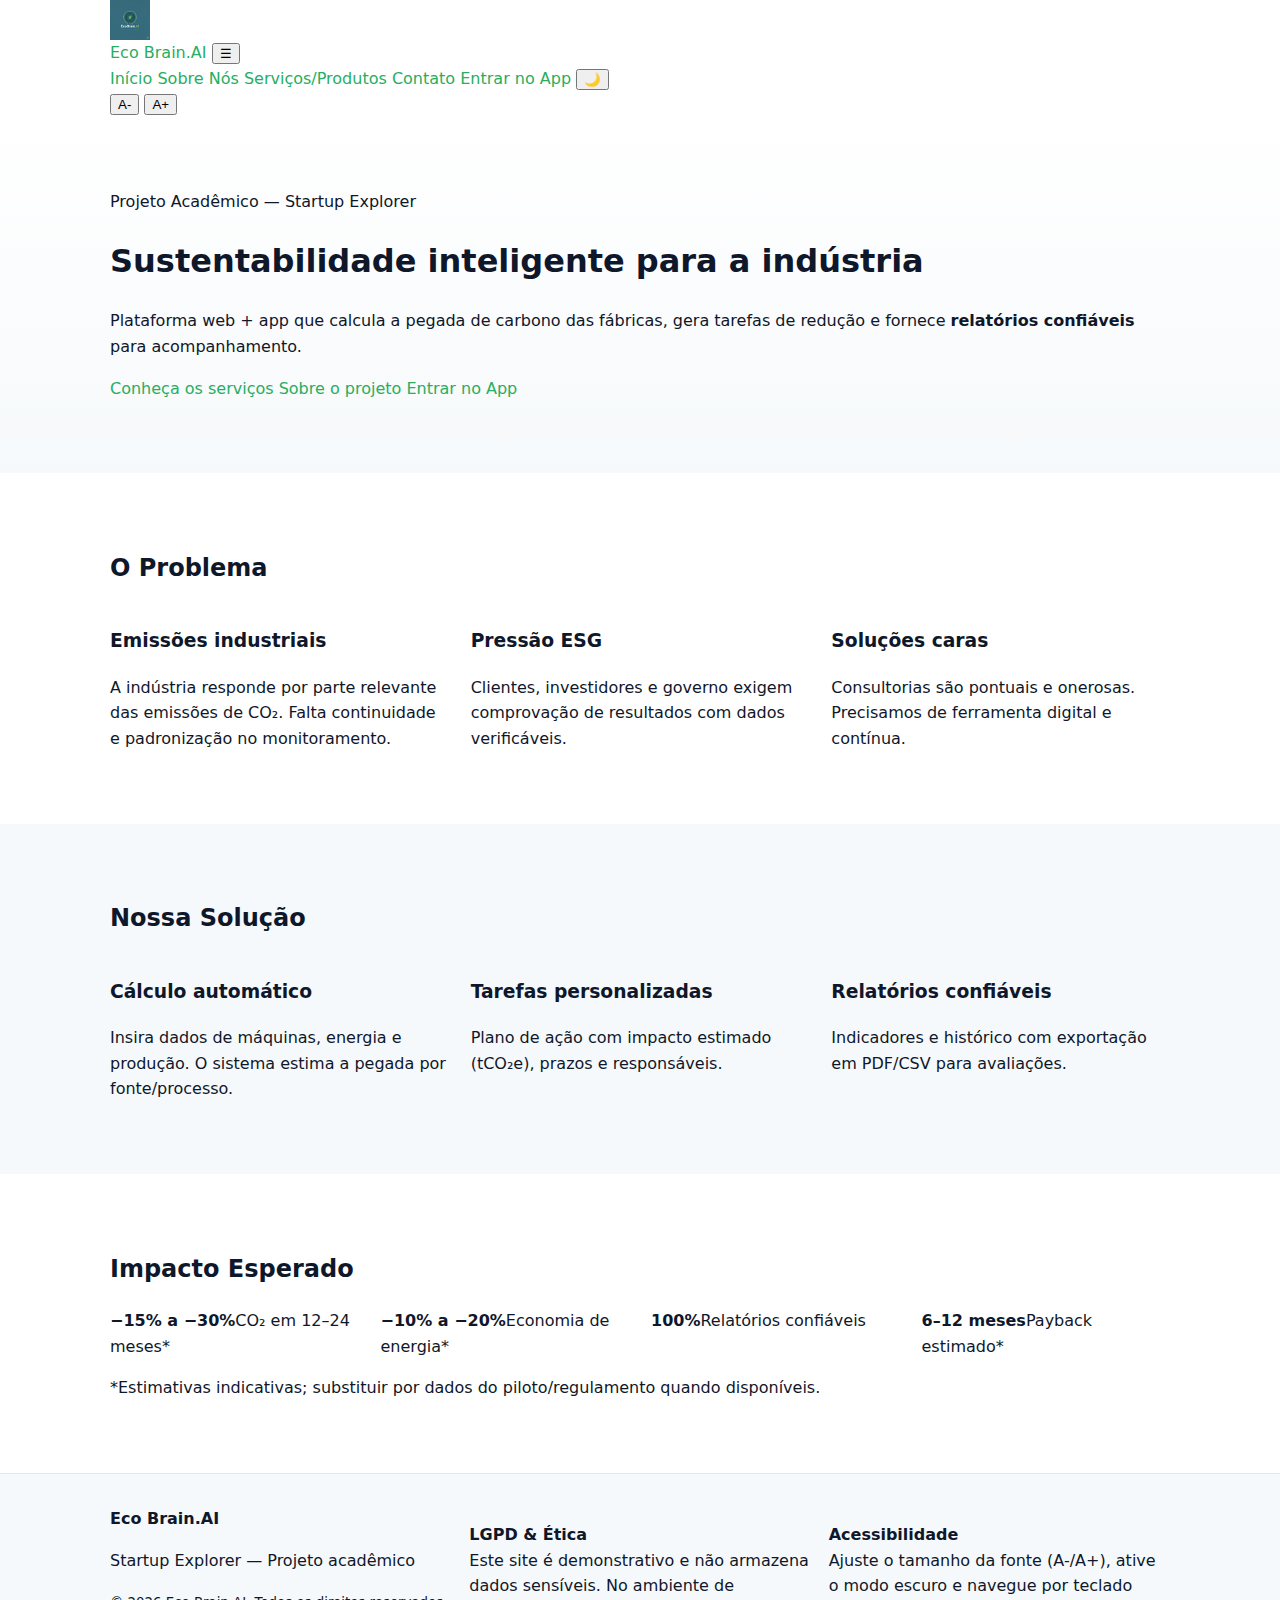
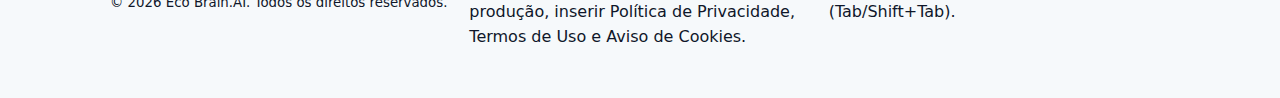
<file: index.html>
<!DOCTYPE html>
<html lang="pt-br">
<head>
  <meta charset="utf-8" />
  <meta name="viewport" content="width=device-width, initial-scale=1" />
  <title>Eco Brain.AI — Início</title>
  <meta name="description" content="Startup Explorer: plataforma para medir e reduzir emissões de carbono em fábricas com tarefas e relatórios confiáveis." />
  <link rel="stylesheet" href="assets/css/base.css" />
  <link rel="stylesheet" href="assets/css/layout.css" />
  <link rel="stylesheet" href="assets/css/components.css" />
  <link rel="stylesheet" href="assets/css/responsive.css" />
  <link rel="stylesheet" href="assets/css/contato.css" />


</head>
<body>

<header class="site-header" role="banner">
  <a class="skip-link" href="#conteudo">Pular para o conteúdo</a>
  <div class="container nav-wrap">
    <a class="brand" href="index.html" aria-label="Página inicial">
      <img src="assets/img/logo.png" alt="" class="logo" width="40" height="40" />
      <span class="brand-name">Eco Brain.AI</span>
    </a>
    <button id="menuToggle" class="menu-toggle" aria-expanded="false" aria-controls="primaryNav">☰</button>
    <nav id="primaryNav" class="nav" aria-label="Navegação primária">
      <a href="index.html">Início</a>
      <a href="sobre.html">Sobre Nós</a>
      <a href="servicos.html">Serviços/Produtos</a>
      <a href="contato.html">Contato</a>
      <a href="app/app.html" class="badge">Entrar no App</a>
      <button id="themeToggle" class="btn ghost" aria-pressed="false" aria-label="Alternar tema">🌙</button>
      <div class="font-controls" aria-label="Controles de fonte">
        <button id="fontDec" class="btn ghost" aria-label="Diminuir fonte">A-</button>
        <button id="fontInc" class="btn ghost" aria-label="Aumentar fonte">A+</button>
      </div>
    </nav>
  </div>
</header>

<main id="conteudo">
  <section class="hero" aria-labelledby="hero-title">
    <div class="container">
      <span class="tag">Projeto Acadêmico — Startup Explorer</span>
      <h1 id="hero-title">Sustentabilidade inteligente para a indústria</h1>
      <p class="lead">
        Plataforma web + app que calcula a pegada de carbono das fábricas, gera tarefas de redução e fornece <strong>relatórios confiáveis</strong> para acompanhamento.
      </p>
      <div class="actions">
        <a class="btn primary" href="servicos.html">Conheça os serviços</a>
        <a class="btn" href="sobre.html">Sobre o projeto</a>
        <a class="btn" href="app/app.html">Entrar no App</a>
      </div>
    </div>
  </section>

  <section class="features" aria-labelledby="sec-problema">
    <div class="container">
      <h2 id="sec-problema">O Problema</h2>
      <div class="grid three">
        <article class="card">
          <h3>Emissões industriais</h3>
          <p>A indústria responde por parte relevante das emissões de CO₂. Falta continuidade e padronização no monitoramento.</p>
        </article>
        <article class="card">
          <h3>Pressão ESG</h3>
          <p>Clientes, investidores e governo exigem comprovação de resultados com dados verificáveis.</p>
        </article>
        <article class="card">
          <h3>Soluções caras</h3>
          <p>Consultorias são pontuais e onerosas. Precisamos de ferramenta digital e contínua.</p>
        </article>
      </div>
    </div>
  </section>

  <section class="features alt" aria-labelledby="sec-solucao">
    <div class="container">
      <h2 id="sec-solucao">Nossa Solução</h2>
      <div class="grid three">
        <article class="card">
          <h3>Cálculo automático</h3>
          <p>Insira dados de máquinas, energia e produção. O sistema estima a pegada por fonte/processo.</p>
        </article>
        <article class="card">
          <h3>Tarefas personalizadas</h3>
          <p>Plano de ação com impacto estimado (tCO₂e), prazos e responsáveis.</p>
        </article>
        <article class="card">
          <h3>Relatórios confiáveis</h3>
          <p>Indicadores e histórico com exportação em PDF/CSV para avaliações.</p>
        </article>
      </div>
    </div>
  </section>

  <section class="impact" aria-labelledby="sec-impacto">
    <div class="container">
      <h2 id="sec-impacto">Impacto Esperado</h2>
      <div class="grid four">
        <div class="metric"><strong>−15% a −30%</strong><span>CO₂ em 12–24 meses*</span></div>
        <div class="metric"><strong>−10% a −20%</strong><span>Economia de energia*</span></div>
        <div class="metric"><strong>100%</strong><span>Relatórios confiáveis</span></div>
        <div class="metric"><strong>6–12 meses</strong><span>Payback estimado*</span></div>
      </div>
      <p class="muted footnote">*Estimativas indicativas; substituir por dados do piloto/regulamento quando disponíveis.</p>
    </div>
  </section>
</main>

<footer class="site-footer" role="contentinfo">
  <div class="container footer-grid">
    <div>
      <strong>Eco Brain.AI</strong>
      <p class="muted">Startup Explorer — Projeto acadêmico</p>
      <small class="muted">© <span id="year"></span> Eco Brain.AI. Todos os direitos reservados.</small>
    </div>
    <div>
      <p><strong>LGPD & Ética</strong><br>
      Este site é demonstrativo e não armazena dados sensíveis. No ambiente de produção, inserir Política de Privacidade, Termos de Uso e Aviso de Cookies.</p>
    </div>
    <div>
      <p><strong>Acessibilidade</strong><br>
      Ajuste o tamanho da fonte (A-/A+), ative o modo escuro e navegue por teclado (Tab/Shift+Tab).</p>
    </div>
  </div>
</footer>
 <script src="assets/js/tema.js" defer></script>
  <script src="assets/js/validar.js" defer></script>

</body>
</html>
</file>
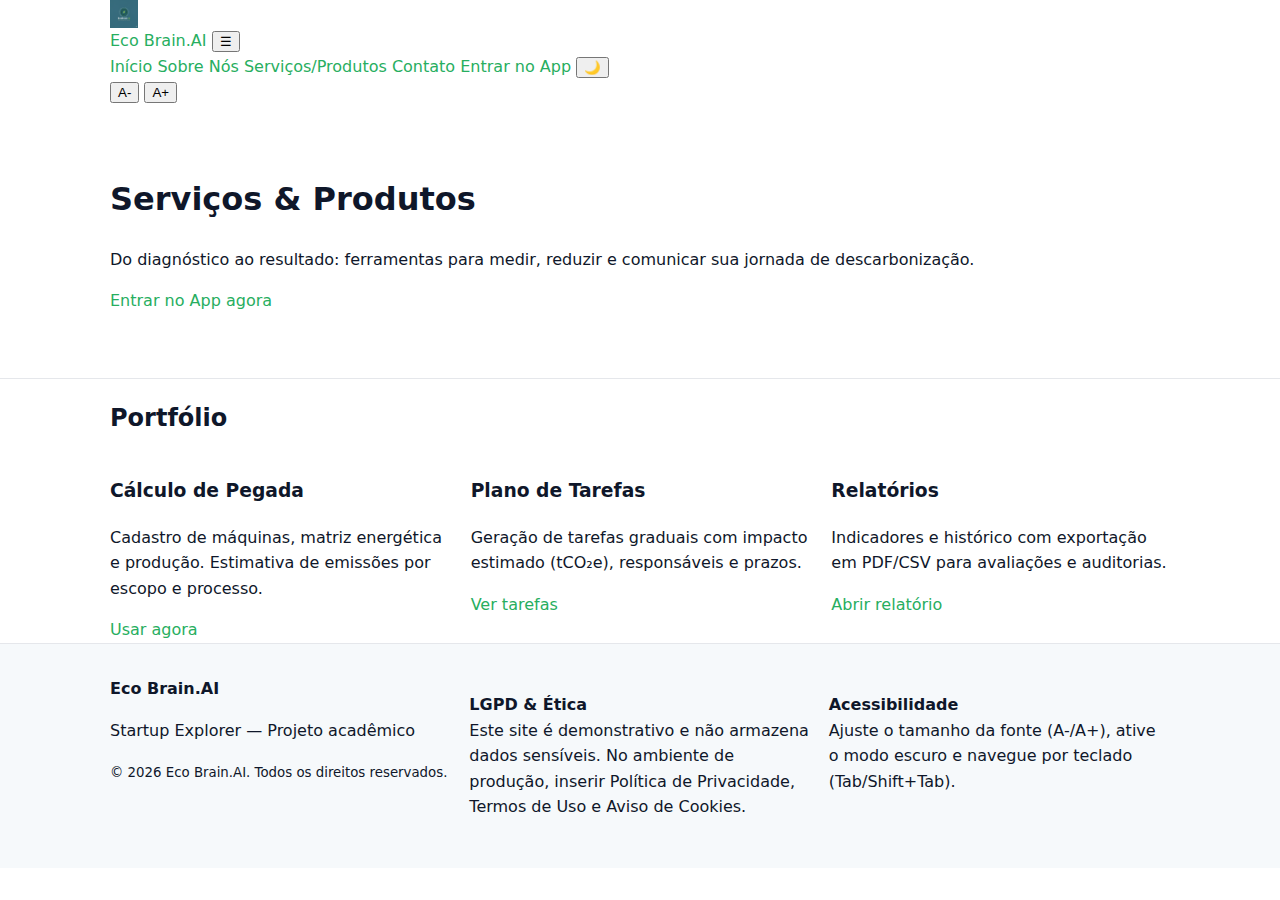
<file: servicos.html>
<!DOCTYPE html>
<html lang="pt-br">
<head>
  <meta charset="utf-8" />
  <meta name="viewport" content="width=device-width, initial-scale=1" />
  <title>Eco Brain.AI — Serviços/Produtos</title>
  <meta name="description" content="Serviços e produtos: cálculo de pegada, plano de ação com tarefas, relatórios confiáveis e suporte." />
  <link rel="stylesheet" href="assets/css/base.css" />
  <link rel="stylesheet" href="assets/css/layout.css" />
  <link rel="stylesheet" href="assets/css/components.css" />
  <link rel="stylesheet" href="assets/css/responsive.css" />
  <link rel="stylesheet" href="assets/css/contato.css" />
</head>
<body>

<header class="site-header" role="banner">
  <a class="skip-link" href="#conteudo">Pular para o conteúdo</a>
  <div class="container nav-wrap">
    <a class="brand" href="index.html" aria-label="Página inicial">
      <img src="assets/img/logo.png" alt="" class="logo" width="28" height="28" />
      <span class="brand-name">Eco Brain.AI</span>
    </a>
    <button id="menuToggle" class="menu-toggle" aria-expanded="false" aria-controls="primaryNav">☰</button>
    <nav id="primaryNav" class="nav" aria-label="Navegação primária">
      <a href="index.html">Início</a>
      <a href="sobre.html">Sobre Nós</a>
      <a href="servicos.html">Serviços/Produtos</a>
      <a href="contato.html">Contato</a>
      <a href="app/app.html" class="badge">Entrar no App</a>
      <button id="themeToggle" class="btn ghost" aria-pressed="false" aria-label="Alternar tema">🌙</button>
      <div class="font-controls" aria-label="Controles de fonte">
        <button id="fontDec" class="btn ghost" aria-label="Diminuir fonte">A-</button>
        <button id="fontInc" class="btn ghost" aria-label="Aumentar fonte">A+</button>
      </div>
    </nav>
  </div>
</header>

<main id="conteudo">
  <section class="page-hero">
    <div class="container">
      <h1>Serviços & Produtos</h1>
      <p class="lead">Do diagnóstico ao resultado: ferramentas para medir, reduzir e comunicar sua jornada de descarbonização.</p>
      <p><a class="btn primary" href="app/app.html">Entrar no App agora</a></p>
    </div>
  </section>

  <section class="container" aria-labelledby="sec-serv">
    <h2 id="sec-serv">Portfólio</h2>
    <div class="grid three cards-grid">
      <article class="card">
        <h3>Cálculo de Pegada</h3>
        <p>Cadastro de máquinas, matriz energética e produção. Estimativa de emissões por escopo e processo.</p>
        <a class="btn" href="app/app.html">Usar agora</a>
      </article>
      <article class="card">
        <h3>Plano de Tarefas</h3>
        <p>Geração de tarefas graduais com impacto estimado (tCO₂e), responsáveis e prazos.</p>
        <a class="btn" href="app/app.html#tab-tarefas">Ver tarefas</a>
      </article>
      <article class="card">
        <h3>Relatórios</h3>
        <p>Indicadores e histórico com exportação em PDF/CSV para avaliações e auditorias.</p>
        <a class="btn" href="app/app.html#tab-relatorio">Abrir relatório</a>
      </article>
    </div>
  </section>
</main>

<footer class="site-footer" role="contentinfo">
  <div class="container footer-grid">
    <div>
      <strong>Eco Brain.AI</strong>
      <p class="muted">Startup Explorer — Projeto acadêmico</p>
      <small class="muted">© <span id="year"></span> Eco Brain.AI. Todos os direitos reservados.</small>
    </div>
    <div>
      <p><strong>LGPD & Ética</strong><br>
      Este site é demonstrativo e não armazena dados sensíveis. No ambiente de produção, inserir Política de Privacidade, Termos de Uso e Aviso de Cookies.</p>
    </div>
    <div>
      <p><strong>Acessibilidade</strong><br>
      Ajuste o tamanho da fonte (A-/A+), ative o modo escuro e navegue por teclado (Tab/Shift+Tab).</p>
    </div>
  </div>
</footer>
 <script src="assets/js/tema.js" defer></script>
  <script src="assets/js/validar.js" defer></script>

</body>
</html>
</file>
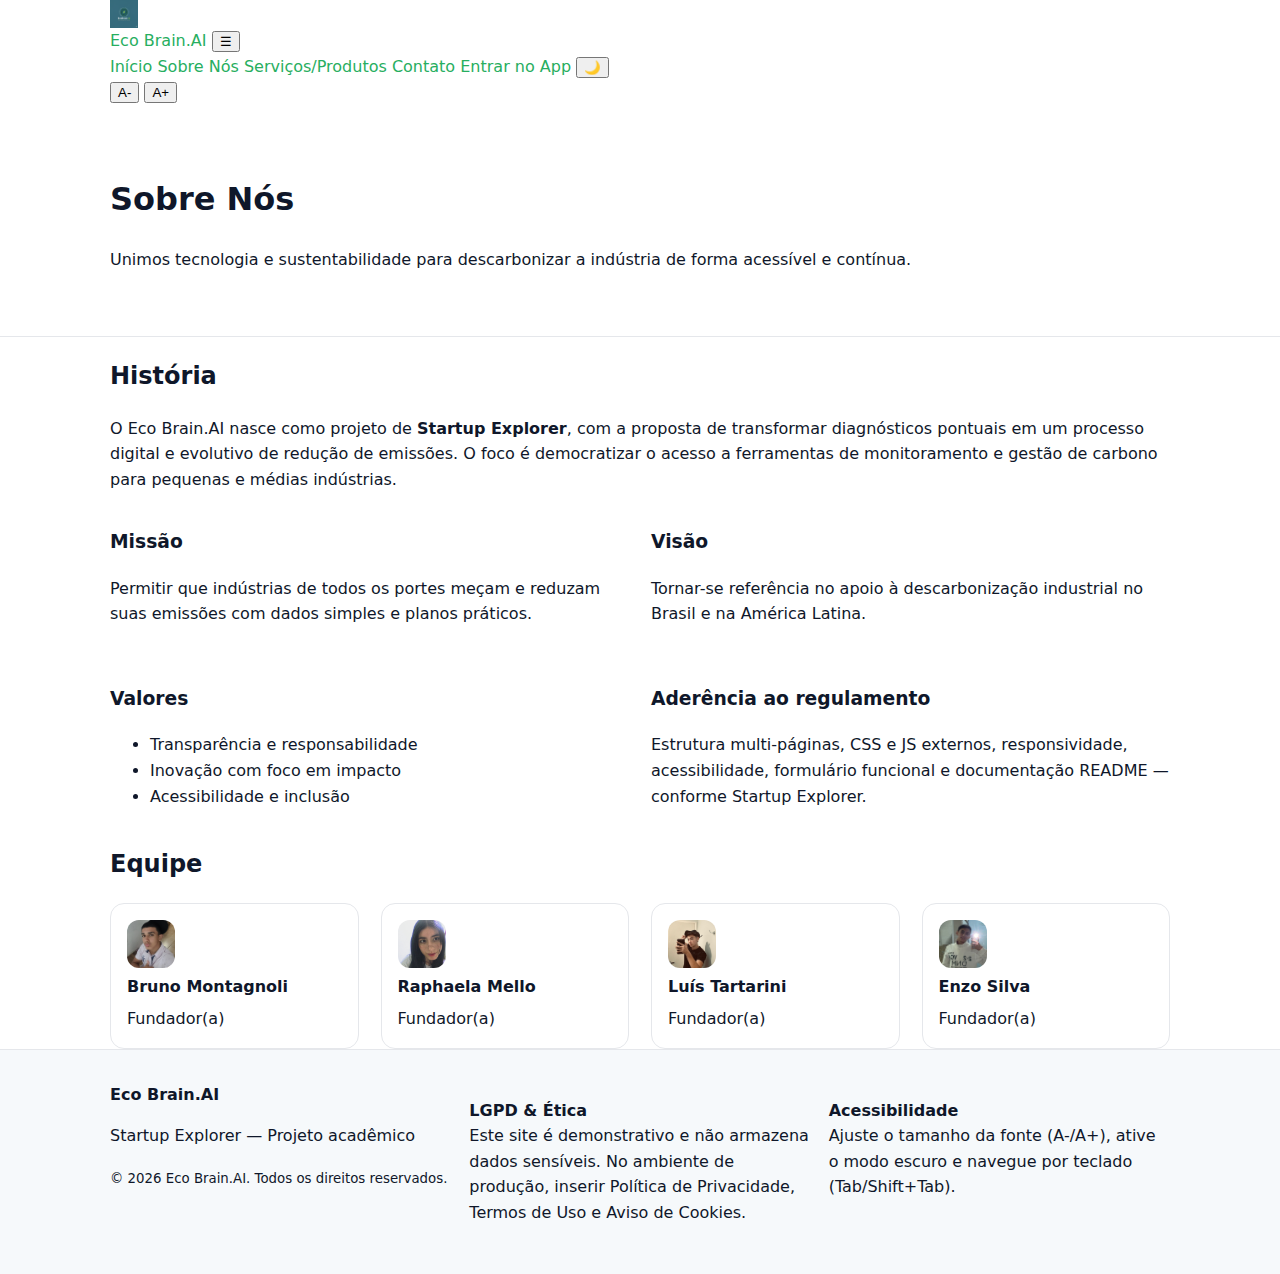
<file: sobre.html>
<!DOCTYPE html>
<html lang="pt-br">
<head>
  <meta charset="utf-8" />
  <meta name="viewport" content="width=device-width, initial-scale=1" />
  <title>Eco Brain.AI — Sobre Nós</title>
  <meta name="description" content="História, missão, visão e valores do projeto Eco Brain.AI. Integrantes do grupo e funções." />
  <link rel="stylesheet" href="assets/css/base.css" />
  <link rel="stylesheet" href="assets/css/layout.css" />
  <link rel="stylesheet" href="assets/css/components.css" />
  <link rel="stylesheet" href="assets/css/responsive.css" />
  <link rel="stylesheet" href="assets/css/contato.css" />
</head>
<body>

<header class="site-header" role="banner">
  <a class="skip-link" href="#conteudo">Pular para o conteúdo</a>
  <div class="container nav-wrap">
    <a class="brand" href="index.html" aria-label="Página inicial">
      <img src="assets/img/logo.png" alt="" class="logo" width="28" height="28" />
      <span class="brand-name">Eco Brain.AI</span>
    </a>
    <button id="menuToggle" class="menu-toggle" aria-expanded="false" aria-controls="primaryNav">☰</button>
    <nav id="primaryNav" class="nav" aria-label="Navegação primária">
      <a href="index.html">Início</a>
      <a href="sobre.html">Sobre Nós</a>
      <a href="servicos.html">Serviços/Produtos</a>
      <a href="contato.html">Contato</a>
      <a href="app/app.html" class="badge">Entrar no App</a>
      <button id="themeToggle" class="btn ghost" aria-pressed="false" aria-label="Alternar tema">🌙</button>
      <div class="font-controls" aria-label="Controles de fonte">
        <button id="fontDec" class="btn ghost" aria-label="Diminuir fonte">A-</button>
        <button id="fontInc" class="btn ghost" aria-label="Aumentar fonte">A+</button>
      </div>
    </nav>
  </div>
</header>

<main id="conteudo">
  <section class="page-hero">
    <div class="container">
      <h1>Sobre Nós</h1>
      <p class="lead">Unimos tecnologia e sustentabilidade para descarbonizar a indústria de forma acessível e contínua.</p>
    </div>
  </section>

  <section class="container" aria-labelledby="sec-historia">
    <h2 id="sec-historia">História</h2>
    <p>O Eco Brain.AI nasce como projeto de <strong>Startup Explorer</strong>, com a proposta de transformar diagnósticos pontuais em um processo digital e evolutivo de redução de emissões. O foco é democratizar o acesso a ferramentas de monitoramento e gestão de carbono para pequenas e médias indústrias.</p>

    <div class="grid two about-grid">
      <div>
        <h3>Missão</h3>
        <p>Permitir que indústrias de todos os portes meçam e reduzam suas emissões com dados simples e planos práticos.</p>
      </div>
      <div>
        <h3>Visão</h3>
        <p>Tornar-se referência no apoio à descarbonização industrial no Brasil e na América Latina.</p>
      </div>
      <div>
        <h3>Valores</h3>
        <ul>
          <li>Transparência e responsabilidade</li>
          <li>Inovação com foco em impacto</li>
          <li>Acessibilidade e inclusão</li>
        </ul>
      </div>
      <div>
        <h3>Aderência ao regulamento</h3>
        <p>Estrutura multi-páginas, CSS e JS externos, responsividade, acessibilidade, formulário funcional e documentação README — conforme Startup Explorer.</p>
      </div>
    </div>
  </section>

  <section class="team container" aria-labelledby="sec-time">
    <h2 id="sec-time">Equipe</h2>
    <div class="grid four team-grid">
      <div class="member">
        <div class="avatar" aria-hidden="true"><img src="assets/img/bruno.jpg" alt="foto bruno"></div>
        <strong>Bruno Montagnoli</strong>
        <span>Fundador(a)</span>
      </div>
      <div class="member">
        <div class="avatar" aria-hidden="true"><img src="assets/img/rapha.jpg" alt="Raphaela"></div>
        <strong>Raphaela Mello</strong>
        <span>Fundador(a)</span>
      </div>
      <div class="member">
        <div class="avatar" aria-hidden="true"><img src="assets/img/japa.jpg" alt="Luís"></div>
        <strong>Luís Tartarini</strong>
        <span>Fundador(a)</span>
      </div>
      <div class="member">
        <div class="avatar" aria-hidden="true"><img src="assets/img/enzo.jpg" alt="Enzo"></div>
        <strong>Enzo Silva</strong>
        <span>Fundador(a)</span>
      </div>
    </div>
  </section>
</main>

<footer class="site-footer" role="contentinfo">
  <div class="container footer-grid">
    <div>
      <strong>Eco Brain.AI</strong>
      <p class="muted">Startup Explorer — Projeto acadêmico</p>
      <small class="muted">© <span id="year"></span> Eco Brain.AI. Todos os direitos reservados.</small>
    </div>
    <div>
      <p><strong>LGPD & Ética</strong><br>
      Este site é demonstrativo e não armazena dados sensíveis. No ambiente de produção, inserir Política de Privacidade, Termos de Uso e Aviso de Cookies.</p>
    </div>
    <div>
      <p><strong>Acessibilidade</strong><br>
      Ajuste o tamanho da fonte (A-/A+), ative o modo escuro e navegue por teclado (Tab/Shift+Tab).</p>
    </div>
  </div>
</footer>
 <script src="assets/js/tema.js" defer></script>
  <script src="assets/js/validar.js" defer></script>


</body>
</html>
</file>
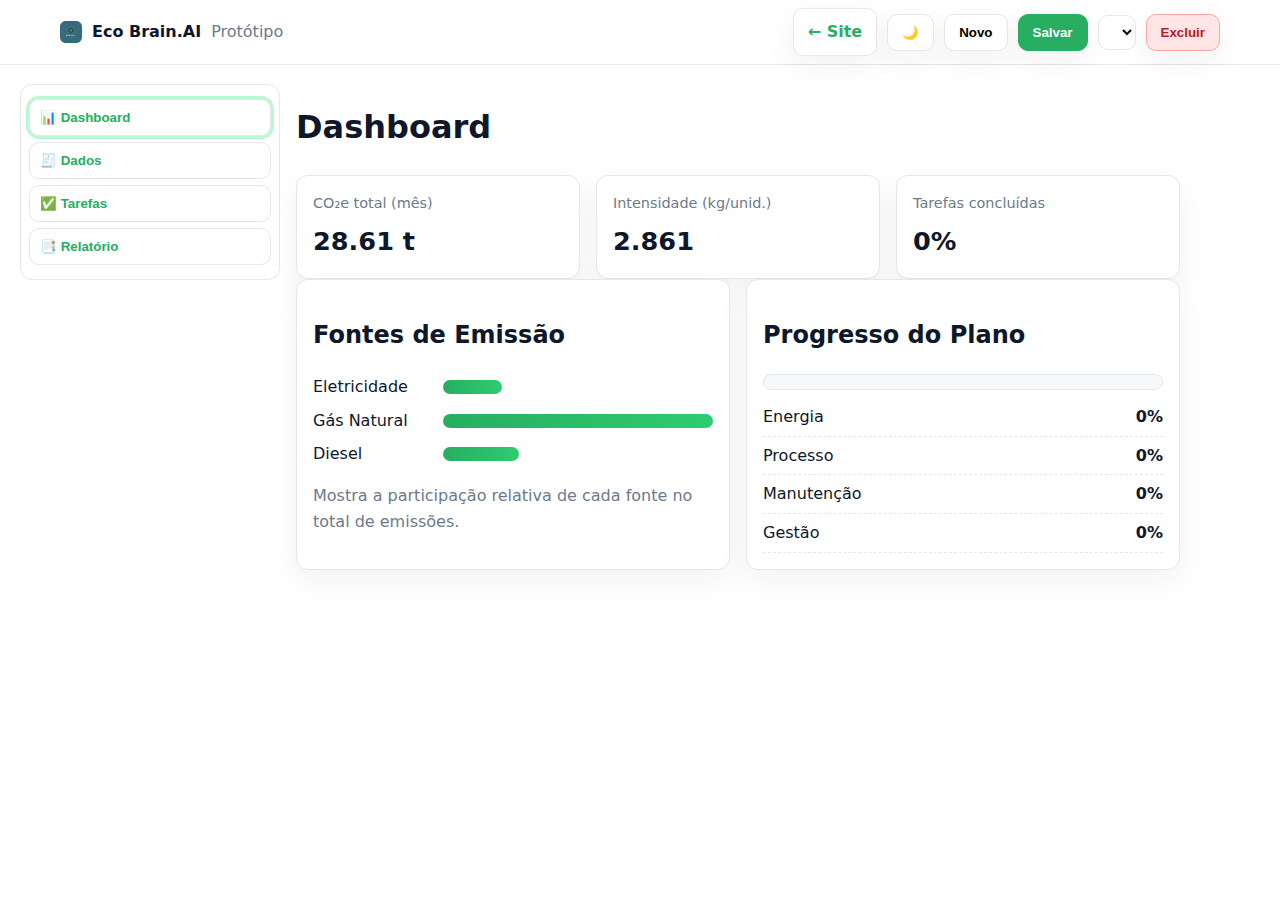
<file: app/app.html>
<!DOCTYPE html>
<html lang="pt-br">

<head>
  <meta charset="utf-8" />
  <meta name="viewport" content="width=device-width, initial-scale=1" />
  <title>Eco Brain.AI — Plataforma (Protótipo Avançado)</title>
  <meta name="description"
    content="Protótipo avançado: cálculo de CO₂e, painéis interativos, checklist com progresso e relatório exportável." />
  <link rel="stylesheet" href="assets/css/base.css" />
  <link rel="stylesheet" href="assets/css/components.css" />
  <link rel="stylesheet" href="assets/css/dados.css" />
  <link rel="stylesheet" href="assets/css/forms.css" />
  <link rel="stylesheet" href="assets/css/layout.css" />


</head>

<body>
  <header class="site-header" role="banner">
    <div class="container nav-wrap">
      <div class="brand">
        <img src="assets/img/logo.png" alt="" class="logo" width="28" height="28" />
        <strong>Eco Brain.AI</strong><span class="muted">Protótipo</span>
      </div>
      <nav class="nav" aria-label="Ações">
        <a class="btn" href="../index.html">← Site</a>
        <button id="themeToggle" class="btn ghost" aria-pressed="false" title="Tema">🌙</button>
        <button id="newProject" class="btn">Novo</button>
        <button id="saveProject" class="btn primary">Salvar</button>
        <select id="projectsList" class="select" title="Projetos salvos"></select>
        <button id="deleteProject" class="btn danger">Excluir</button>

      </nav>
    </div>
  </header>


  <main class="container app" id="conteudo">
    <aside class="sidebar" aria-label="Navegação de páginas">
      <button class="tab-btn active" data-tab="dashboard">📊 Dashboard</button>
      <button class="tab-btn" data-tab="dados">🧾 Dados</button>
      <button class="tab-btn" data-tab="tarefas">✅ Tarefas</button>
      <button class="tab-btn" data-tab="relatorio">📑 Relatório</button>

    </aside>

    <section class="content">
      <section id="tab-dashboard" class="tab active" aria-labelledby="h-dashboard">
        <h1 id="h-dashboard">Dashboard</h1>
        <div class="grid three">
          <div class="card kpi"><span class="label">CO₂e total (mês)</span><strong id="kpiTotal">0 t</strong></div>
          <div class="card kpi"><span class="label">Intensidade (kg/unid.)</span><strong id="kpiIntensity">0</strong>
          </div>
          <div class="card kpi"><span class="label">Tarefas concluídas</span><strong id="kpiTasks">0%</strong></div>
        </div>
        <div class="grid two">
          <div class="card">
            <h2>Fontes de Emissão</h2>
            <div class="bars">
              <div class="bar"><span>Eletricidade</span>
                <div class="bar-fill" id="barEle"></div>
              </div>
              <div class="bar"><span>Gás Natural</span>
                <div class="bar-fill" id="barGas"></div>
              </div>
              <div class="bar"><span>Diesel</span>
                <div class="bar-fill" id="barDiesel"></div>
              </div>
            </div>
            <p class="muted">Mostra a participação relativa de cada fonte no total de emissões.</p>
          </div>
          <div class="card">
            <h2>Progresso do Plano</h2>
            <div class="progress">
              <div id="progressOverall" class="progress-fill" style="width:0%"></div>
            </div>
            <ul class="progress-list" id="progressList"></ul>
          </div>
        </div>
      </section>

      <section id="tab-dados" class="tab" aria-labelledby="h-dados">
        <h1 id="h-dados">Dados de Entrada</h1>
        <form id="calcForm" class="card">
          <div class="grid two">
            <label>Nome do projeto
              <input type="text" id="projectName" placeholder="Ex.: EcoBrain – Fábrica Alpha 2025" required />
            </label>
            <label>Produção (unidades/mês)
              <input type="number" id="production" min="0" step="1" value="10000" />
            </label>
          </div>
          <div class="grid three">
            <label>Eletricidade (kWh)<input type="number" id="electricity" min="0" step="0.01" value="50000" /></label>
            <label>Gás natural (m³)<input type="number" id="gas" min="0" step="0.01" value="10000" /></label>
            <label>Diesel (L)<input type="number" id="diesel" min="0" step="0.01" value="2000" /></label>
          </div>
          <details class="advanced">
            <summary>Fatores de emissão (editar)</summary>
            <div class="grid three">
              <label>Eletricidade — kgCO₂e/kWh<input type="number" id="fe_electricity" step="0.0001"
                  value="0.085" /></label>
              <label>Gás natural — kgCO₂e/m³<input type="number" id="fe_gas" step="0.0001" value="1.9" /></label>
              <label>Diesel — kgCO₂e/L<input type="number" id="fe_diesel" step="0.0001" value="2.68" /></label>
            </div>
            <p class="muted">Valores ilustrativos. Substitua pelos fatores oficiais.</p>
          </details>
          <div class="form-actions">
            <button type="submit" class="btn primary">Calcular</button>
            <button type="button" id="recomendar" class="btn">Recomendar Tarefas</button>
          </div>
        </form>

        <section class="grid three">
          <div class="card metric"><span class="label">Escopo 1 (combustíveis)</span><strong id="scope1">0 t</strong>
          </div>
          <div class="card metric"><span class="label">Escopo 2 (eletricidade)</span><strong id="scope2">0 t</strong>
          </div>
          <div class="card metric"><span class="label">CO₂e total (kg)</span><strong id="totalKg">0</strong></div>
        </section>
      </section>

      <section id="tab-tarefas" class="tab" aria-labelledby="h-tarefas">
        <h1 id="h-tarefas">Tarefas de Redução</h1>
        <div class="card filter">
          <input type="text" id="taskSearch" placeholder="Buscar tarefa..." />
          <select id="taskArea">
            <option value="">Todas as áreas</option>
            <option value="energia">Energia</option>
            <option value="processo">Processo</option>
            <option value="manutencao">Manutenção</option>
            <option value="gestao">Gestão</option>
          </select>
          <select id="taskLevel">
            <option value="">Todos os níveis</option>
            <option value="baixo">Baixo custo</option>
            <option value="medio">Médio</option>
            <option value="alto">Alto</option>
          </select>
          <button id="clearDone" class="btn ghost">Limpar concluídas</button>
        </div>
        <div class="accordion" id="taskAccordion"></div>
      </section>

      <section id="tab-relatorio" class="tab" aria-labelledby="h-relatorio">
        <h1 id="h-relatorio">Relatório</h1>
        <div class="card">
          <table class="report">
            <thead>
              <tr>
                <th>Item</th>
                <th>Quantidade</th>
                <th>Fator</th>
                <th>CO₂e (kg)</th>
              </tr>
            </thead>
            <tbody id="reportBody"></tbody>
            <tfoot>
              <tr>
                <th colspan="3">Total</th>
                <th id="reportTotal">0</th>
              </tr>
            </tfoot>
          </table>
        </div>
        <div class="card">
          <h2>Resumo do Plano</h2>
          <ul id="reportTasks"></ul>
        </div>
      </section>


      <script src="assets/js/ui.js" defer></script>
      <script src="assets/js/storage.js" defer></script>
      <script src="assets/js/export.js" defer></script>
      <script src="assets/js/app.js" defer></script>
</body>

</html>
</file>
<file: assets/css/base.css>
/* Paleta e layout */
/* Definições de Variáveis de Cores e Estilos Padrão (Tema Claro) */
:root {
  --green: #27AE60;
  /* Cor primária (verde esmeralda) */
  --green-600: #1f8e4f;
  /* Tonalidade mais escura para hover/ativação */
  --graphite: #2C3E50;
  /* Cor escura principal (títulos) */
  --graphite-2: #34495E;
  /* Tonalidade auxiliar do grafite */

  /* Cores de Fundo e Texto (Tema Claro) */
  --bg: #ffffff;
  /* Cor de fundo principal (branco) */
  --bg-alt: #f6f9fb;
  /* Cor de fundo alternativo (cinza claro para seções) */
  --text: #0f172a;
  /* Cor principal do texto (quase preto) */
  --muted: #6b7b8c;
  /* Cor para textos secundários/inativos */
  --border: #e5e7eb;
  /* Cor da borda */
  --card: #ffffff;
  /* Cor de fundo de cartões e elementos (branco) */
  --shadow: 0 10px 30px rgba(28, 28, 28, .06);
  /* Sombra suave para o modo claro */

  /* Valores Constantes */
  --radius: 14px;
  /* Raio de borda padrão (arredondamento) */
}

/* Regras Específicas para o MODO ESCURO (Dark Mode) */
:root.dark {
  --bg: #0b1220;
  /* Fundo principal escuro */
  --bg-alt: #0f172a;
  /* Fundo alternativo escuro */
  --text: #e2e8f0;
  /* Texto claro */
  --muted: #94a3b8;
  /* Texto secundário mais claro */
  --border: #1f2937;
  /* Borda escura */
  --card: #0f172a;
  /* Fundo de cartões escuro */
  --shadow: none;
  /* Remove a sombra (opcional no dark mode) */
}

/* Reset Global */
* {
  box-sizing: border-box
}

/* Regra fundamental: garante que padding e border não aumentem o tamanho total do elemento */
html,
body {
  margin: 0;
  padding: 0
}

/* Remove margens e paddings padrão do navegador (reset) */

body {
  font-family: system-ui, -apple-system, Segoe UI, Roboto, Ubuntu, Inter, Helvetica, Arial, sans-serif;
  /* Define a fonte. Usa fontes do sistema para carregamento rápido. */
  background: var(--bg);
  color: var(--text);
  line-height: 1.6;
  /* Aplica cores de fundo e texto definidas nas variáveis e espaçamento de linha */
  transition: background .3s ease, color .3s ease;
  /* Transição suave de 0.3s ao mudar de tema (dark/light) */
  font-size: 16px;
  /* Tamanho de fonte padrão */
}

/* Estilos de Links */
a {
  color: var(--green);
  text-decoration: none
}

/* Links usam a cor verde e não têm sublinhado por padrão */
a:hover {
  text-decoration: underline
}

/* Adiciona sublinhado ao passar o mouse */

/* Estilos de Imagens */
img {
  max-width: 100%;
  display: block
}

/* Imagens nunca ultrapassam a largura do seu contêiner e são exibidas como bloco */
</file>
<file: assets/css/layout.css>
.container {
    max-width: 1100px;
    /* Largura máxima que o conteúdo terá */
    margin: 0 auto;
    padding: 0 20px;
    /* Adiciona 20px de espaço interno nas laterais para que o conteúdo não cole nas bordas da tela em mobile/tablets */
}


.skip-link {
    /* Esconde o link "Pular para o conteúdo principal" da visão normal do usuário */
    position: absolute;
    left: -9999px;
    /* Manda o link para fora da tela */
    top: auto;
    width: 1px;
    height: 1px;
    overflow: hidden;
}

.skip-link:focus {
    /* Quando o usuário de teclado (sem mouse) foca neste link (apertando TAB), ele aparece */
    position: static;
    /* Traz o link de volta para a tela */
    width: auto;
    height: auto;
    padding: 8px;
    background: var(--green);
    /* Estilo de destaque para ser visível e clicável */
    color: #fff;
    border-radius: 8px;
}

/* Sections */

.hero {
    /* Seção de destaque no topo da página */
    background: linear-gradient(180deg, var(--bg) 0%, var(--bg-alt) 100%);
    /* Fundo com gradiente suave do fundo principal para o alternativo */
    padding: 72px 0;
    /* Grande espaço vertical (72px em cima e embaixo) para dar ênfase */
}

.features {
    padding: 56px 0;
    /* Espaçamento vertical padrão para a seção de recursos */
}

.features.alt {
    background: var(--bg-alt);
    /* Variação da seção features com fundo alternativo para criar contraste */
}

.page-hero {
    /* Seção de hero para páginas internas (Sobre, Serviços) */
    padding: 48px 0;
    border-bottom: 1px solid var(--border);
    /* Linha fina de separação na parte inferior */
}

.impact {
    padding: 56px 0;
    background: var(--bg);
}

/* Grid & Cards */

.grid {
    display: grid;
    /* Ativa o sistema CSS Grid no contêiner */
    gap: 22px;
}

.grid.two {
    grid-template-columns: repeat(2, 1fr);
    /* Divide o grid em 2 colunas de larguras iguais (1 fração de espaço cada) */
}

.grid.three {
    grid-template-columns: repeat(3, 1fr);
    /* Divide o grid em 3 colunas de larguras iguais */
}

.grid.four {
    grid-template-columns: repeat(4, 1fr);
    /* Divide o grid em 4 colunas de larguras iguais */
}


/* Footer */

.site-footer {
    padding: 32px 0;
    background: var(--bg-alt);
    /* Usa a cor de fundo alternativo para separá-lo visualmente do corpo da página */
    border-top: 1px solid var(--border)
        /* Linha fina de separação no topo do rodapé */
}

.footer-grid {
    display: grid;
    gap: 18px;
    grid-template-columns: repeat(3, 1fr);
    /* Organiza o conteúdo do rodapé em 3 colunas */
}
</file>
<file: assets/css/components.css>
/* Pricing (Estilos para grid de preços e cartões de preço) */
.price-grid {
    margin-top: 14px
}

.price-card {
    border: 1px solid var(--border);
    border-radius: var(--radius);
    padding: 22px;
    background: var(--card);
}

.price-card .price {
    font-size: 1.75rem;
    font-weight: 900;
    color: var(--graphite)
}

.price-card.featured {
    outline: 3px solid var(--green);
}

/* Team (equipe) */
.team-grid .member {
    display: flex;
    flex-direction: column;
    gap: 6px;
    align-items: flex-start;
    /* Alinha o conteúdo (foto, nome, cargo) à esquerda */
    border: 1px solid var(--border);
    padding: 16px;
    border-radius: var(--radius);
    background: var(--card)
}

.member .avatar {
    width: 48px;
    height: 48px;
    border-radius: 12px;
    background: linear-gradient(135deg, var(--graphite), #111827)
}

/* Sobre nos */
.avatar {

    max-width: 300px;
    width: 100%;

    aspect-ratio: 1 / 1;
    /* Garante que a caixa de avatar seja sempre quadrada */


    border-radius: 12px;
    overflow: hidden;
    /* Usado para garantir que o mapa siga o border-radius */
}

.member img {

    width: 100%;
    height: 100%;

    object-fit: cover;
    /* Garante que a imagem preencha o avatar sem distorcer (cortando se necessário) */
}

/* Modal */
.modal[hidden] {
    /* Esconde o modal quando o atributo 'hidden' está presente */
    display: none;
}

.modal {
    position: fixed;
    /* Fixa o modal na viewport */
    inset: 0;
    /* Equivalente a top:0; right:0; bottom:0; left:0; */
    background: rgba(0, 0, 0, .5);
    display: flex;
    align-items: center;
    justify-content: center;
    /* Centraliza o conteúdo do modal na tela */
    padding: 20px;
}

.modal-content {
    background: var(--card);
    /* Estiliza a caixa interna do modal */
    border: 1px solid var(--border);
    border-radius: var(--radius);
    padding: 20px;
    max-width: 520px;
    width: 100%;
    box-shadow: var(--shadow)
        /* sombra desativada no modo escuro*/
}

/* Animations */
.card,
.price-card,
.member,
.metric {
    animation: fadeInUp .4s ease both;
    /* Aplica animação de "surgir suavemente" em vários componentes */
}

@keyframes fadeInUp {
    from {
        opacity: 0;
        transform: translateY(6px)
    }

    ;

    /* Começa invisível e 6px para baixo */
    to {
        opacity: 1;
        transform: translateY(0)
    }

    ;
    /* Termina visível na posição correta */
}
</file>
<file: assets/css/responsive.css>
/* Responsive */
/* Início da Media Query: As regras dentro deste bloco só se aplicam 
   em telas com largura máxima (max-width) de 920px (telas de tablet ou menores). */
@media (max-width: 920px){
  .grid.two,.grid.three,.grid.four{
    grid-template-columns:1fr; /* Qualquer layout de 2, 3 ou 4 colunas é forçado a ter 1 coluna de 100% de largura. */
  }

  .menu-toggle{
    display:block; /* O botão "☰" (Menu Toggle) que estava escondido é mostrado (display: none -> display: block). */
  }

  .nav{
    display:none; /* O menu de navegação é escondido por padrão em telas pequenas. */
    flex-direction:column; /* Muda o menu de links de horizontal para vertical. */
    align-items:flex-start; /* Alinha os links do menu à esquerda. */
    background:var(--bg); /* Usa a cor de fundo do tema (claro ou escuro) para o menu. */
    position:absolute; /* Posiciona o menu de forma absoluta (flutuante) */
    right:20px;
    top:64px; /* Posiciona abaixo do cabeçalho (que tem 64px de altura). */
    padding:12px; 
    border:1px solid var(--border);
    border-radius:12px;
  }

  .nav.show{
    display:flex /* Quando o JavaScript adiciona a classe.show ao menu, ele é exibido (display: flex). */
  }

}
</file>
<file: assets/css/contato.css>
/* Contact */
.contact-grid{
    align-items:start; /* Garante que o formulário e o mapa comecem alinhados no topo do grid */
}

form{
    display:flex; /* Usa Flexbox para organizar os campos */
    flex-direction:column; /* Coloca os campos em uma coluna (empilhados) */
    gap:12px; /* Adiciona 12px de espaço ENTRE os elementos */
}

label{
    display:flex; /* Usa Flexbox para alinhar o texto da label e o campo de input */
    flex-direction:column; /* Coloca o texto da label em cima do campo (empilhados) */
    gap:6px; /* Adiciona 6px de espaço ENTRE o texto da label e o campo de input */
}

input, textarea{
    width:100%;
    padding:12px;
    border-radius:10px;
    border:1px solid var(--border); /* Borda fina usando a variável de cor base */
    background:var(--card); /* Fundo branco ou escuro (variável) */
    color:var(--text) /* Cor do texto (variável) */
}

input:focus, textarea:focus{
    outline:3px solid #bbf7d0; /* Estilo visual que aparece quando o campo está selecionado/ativo */
    border-color:#86efac; /* Altera a cor da borda ao focar para dar feedback ao usuário */
}

.form-actions{
    display:flex;
    gap:10px;
    align-items:center;
}

.map{
    width:100%;
    height:300px;
    border-radius:var(--radius); 
    border:1px solid var(--border);
    overflow:hidden; /* Garante que o mapa siga o border-radius, cortando qualquer parte que vaze */
}
</file>
<file: app/assets/css/base.css>
/* Paleta e layout ( configurações base do app )*/
/* Variáveis para Cores (Tema Claro) */
:root {
    --green: #27AE60;
    /* Cor de destaque principal */
    --green-600: #1f8e4f;
    /* Tonalidade mais escura para interação */
    --graphite: #2C3E50;
    /* Cor escura principal (títulos) */
    --bg: #fff;
    /* Fundo principal (branco) */
    --bg-alt: #f6f9fb;
    /* Fundo alternativo (cinza claro) */
    --text: #0f172a;
    /* Cor principal do texto */
    --muted: #6b7b8c;
    /* Cor para textos secundários */
    --border: #e5e7eb;
    /* Cor da borda */
    --card: #fff;
    /* Fundo de cartões */

    /* Variáveis de Medida e Efeito */

    --radius: 14px;
    /* Raio de borda padrão */
    --shadow: 0 10px 30px rgba(28, 28, 28, .06);
    /* Sombra suave para cartões */
}

:root.dark {
    /* Sobrescrita de variáveis para o MODO ESCURO */
    --bg: #0b1220;
    --bg-alt: #0f172a;
    --text: #e2e8f0;
    --muted: #94a3b8;
    --border: #1f2937;
    --card: #0f172a;
    --shadow: none;
}

/* Resets e Tipografia */
* {
    box-sizing: border-box
}

/* Regra essencial para calcular padding e border DENTRO da largura */
html,
body {
    margin: 0;
    padding: 0
}

/* Remove margens e paddings padrão do navegador */

body {
    /* Estilos gerais do corpo, incluindo transição de tema */
    font-family: Inter, system-ui, -apple-system, Segoe UI, Roboto, Ubuntu, Helvetica, Arial, sans-serif;
    background: var(--bg);
    /* Aplica o fundo do tema */
    color: var(--text);
    /* Aplica a cor do texto do tema */
    line-height: 1.6;
    font-size: 16px;
    transition: background .3s ease, color .3s ease;
}

a {
    color: var(--green);
    /* Links usam a cor primária */
    text-decoration: none;
    /* Remove sublinhado por padrão */
}

a:hover {
    text-decoration: underline;
    /* Adiciona sublinhado no hover */
}

/* Contêiner e Classes de Utilidade */
.container {
    max-width: 1200px;
    /* Largura máxima do conteúdo no App */
    margin: 0 auto;
    padding: 0 20px;
    /* Padding lateral para evitar que o conteúdo cole nas bordas em mobile */
}

.muted {
    color: var(--muted);
    /* Classe de utilidade para textos secundários */
}
</file>
<file: app/assets/css/components.css>
/* Header (Navegação Global) */
.site-header {
    position: sticky;
    /* Faz o header fixar no topo ao rolar */
    top: 0;
    z-index: 40;
    /* Garante que fique acima da maioria do conteúdo */
    background: var(--bg);
    /* Usa o fundo do tema (claro/escuro) */
    border-bottom: 1px solid var(--border);
}

.nav-wrap {
    /* Flexbox para layout horizontal do topo */
    display: flex;
    align-items: center;
    justify-content: space-between;
    height: 64px;
}

.brand {
    display: flex;
    /* Layout do logo e nome da marca */
    gap: 10px;
    align-items: center;
}

.logo {
    /* Estilo do logo do app (menor que no site institucional) */
    width: 22px;
    height: 22px;
    border-radius: 6px;
    background: linear-gradient(135deg, var(--green), #2ECC71);
}

.nav {
    display: flex;
    /* Layout dos links de navegação */
    gap: 10px;
    align-items: center;
}

.select {
    /* Estilo para elementos <select> */
    padding: 8px;
    border: 1px solid var(--border);
    border-radius: 10px;
    background: #fff;
}

/* Botões (Com um estilo um pouco diferente do site) */
.btn {
    /* Estilo base de todos os botões */
    padding: 10px 14px;
    border-radius: 10px;
    border: 1px solid var(--border);
    background: #fff;
    font-weight: 700;
    box-shadow: var(--shadow);
}

.btn.primary {
    /* Botão de ação principal (verde) */
    background: var(--green);
    color: #fff;
    border-color: var(--green);
}

.btn.ghost {
    background: transparent;
    color: white
}

.btn.danger {
    /* Botão de alerta/perigo (ex: Excluir) */
    background: #ffe5e5;
    border-color: #fca5a5;
    color: #b91c1c;
}

/* Cards & grid */

.card {
    /* Card mais compacto para o app */
    border: 1px solid var(--border);
    border-radius: 12px;
    padding: 16px;
    background: var(--card);
    box-shadow: var(--shadow);
}

.grid {
    display: grid;
    /* Ativa o CSS Grid */
    gap: 16px;
}

.grid.two {
    grid-template-columns: repeat(2, 1fr);
    /* Grid de 2 colunas iguais */
}

.grid.three {
    grid-template-columns: repeat(3, 1fr);
    /* Grid de 3 colunas iguais */
}


/* Forms ( formulários internos do app ) */

label {
    /* Layout para o rótulo acima do campo de entrada */
    display: flex;
    flex-direction: column;
    gap: 6px;
}

input {
    /* Estilo dos campos de texto */
    padding: 10px;
    border: 1px solid var(--border);
    border-radius: 10px;
    background: #fff;
}

.form-actions {
    /* Layout para botões em formulários (ex: Salvar/Cancelar) */
    display: flex;
    gap: 10px;
    margin-top: 10px;
}
</file>
<file: app/assets/css/dados.css>
.kpi {
    /* Indicadores Chave de Performance (Key Performance Indicators) */
    display: flex;
    flex-direction: column;
    gap: 6px;
    align-items: flex-start;
}

.kpi .label {
    color: var(--muted);
    /* Cor secundária para o nome da métrica */
    font-size: .9rem;
}

.kpi strong {
    font-size: 1.6rem;
    /* Estilo para o valor principal do KPI */
}

.metric {
    /* Usado para agrupamento de dados menores */
    display: flex;
    flex-direction: column;
    gap: 4px;
    align-items: flex-start;
}

/* Bars & progress ( gráficos de progresso) */

.bars {
    /* Grid para alinhar o rótulo da barra e a barra em si */
    display: grid;
    gap: 8px;
    margin-top: 8px;
}

.bar {
    display: grid;
    grid-template-columns: 120px 1fr;
    /* 120px para o rótulo e o restante (1fr) para a barra */
    gap: 10px;
    align-items: center;
}

.bar-fill {
    /* Estilo da barra de preenchimento (animada por JS) */
    height: 14px;
    background: linear-gradient(90deg, var(--green), #2ECC71);
    border-radius: 999px;
    width: 0%;
}

.progress {
    /* Contêiner da barra de progresso */
    height: 16px;
    background: var(--bg-alt);
    border-radius: 999px;
    border: 1px solid var(--border);
    overflow: hidden;
    /* Essencial para que o preenchimento não vaze */
}

.progress-fill {
    /* Preenchimento interno da barra */
    height: 100%;
    background: linear-gradient(90deg, #22c55e, #16a34a);
}

.progress-list {
    margin: 8px 0 0 0;
    padding: 0;
    list-style: none;
}

.progress-list li {
    /* Estilo de lista de progresso (ex: itens concluídos) */
    display: flex;
    justify-content: space-between;
    border-bottom: 1px dashed var(--border);
    padding: 6px 0;
}

/* Report ( tabelas de relatórios ) */

.report {
    /* Garante que a tabela use toda a largura e colapse as bordas */
    width: 100%;
    border-collapse: collapse;
    /* Faz as bordas das células se unirem */
}


.report th,
.report td {
    border: 1px solid var(--border);
    /* Borda em todas as células */
    padding: 8px;
    text-align: left;
}
</file>
<file: app/assets/css/forms.css>
.advanced summary {
    /* Estilo para o elemento <details>/<summary> */
    cursor: pointer;
    /* Indica que o item é clicável */
}

/* Filters and accordion ( filtros e acordeão )*/

.filter {
    display: flex;
    gap: 8px;
    align-items: center;
    flex-wrap: wrap;
    /* Permite que os filtros quebrem linha em telas menores */
}

.filter input,
.filter select {
    /* Estilo para os campos de input e select dentro da área de filtro */
    padding: 10px;
    border: 1px solid var(--border);
    border-radius: 10px;
    background: #fff;
}

.accordion .group {
    border: 1px solid var(--border);
    border-radius: 12px;
    margin: 10px 0;
}

.accordion .group h3 {
    /* Estilo da área de clique do cabeçalho */
    margin: 0;
    padding: 12px;
    display: flex;
    justify-content: space-between;
    /* Alinha título e ícone de expansão nas pontas */
    align-items: center;
    cursor: pointer;
}

.accordion .group .content {
    display: none;
    /* Esconde o conteúdo por padrão */
    border-top: 1px solid var(--border);
    padding: 10px;
}

.accordion .group.open .content {
    display: block;
    /* Mostra o conteúdo quando a classe .open é adicionada */
}

.task-item {
    /* Estilo de itens de lista (ex: lista de tarefas) */
    display: flex;
    gap: 8px;
    align-items: flex-start;
    padding: 6px 0;
    border-bottom: 1px dashed var(--border);
    /* Linha divisória sutil */
}

.task-item:last-child {
    border-bottom: 0;
    /* Remove a linha divisória do último item */
}

.task-item small {
    color: var(--muted);
}
</file>
<file: app/assets/css/layout.css>
/* App layout */

.app {
    display: grid;
    /* Ativa o Grid para o layout principal (sidebar + conteúdo) */
    grid-template-columns: 260px 1fr;
    /* 260px para a sidebar e o restante (1fr) para o conteúdo */
    gap: 16px;
    /* Espaço entre a sidebar e o conteúdo */
    margin: 16px 0;
}

.sidebar {
    border: 1px solid var(--border);
    border-radius: 12px;
    background: var(--card);
    padding: 8px;
    height: fit-content;
    /* Faz a sidebar ter a altura do seu conteúdo */
    position: sticky;
    /* Faz com que a sidebar se mantenha visível */
    top: 84px;
    /* Faz a sidebar "grudar" na tela quando o usuário rola */
}

.tab-btn {
    /* Estilo dos botões de navegação lateral (abas) */
    display: block;
    width: 100%;
    text-align: left;
    border: 1px solid var(--border);
    background: var(--card);
    padding: 10px;
    border-radius: 10px;
    margin: 6px 0;
    font-weight: 600;
    color: rgb(39, 174, 96)
        /* Texto branco (presumindo que o tema escuro está ativado ou forçado na sidebar) */
}

.tab-btn.active {
    outline: 3px solid #bbf7d0;
}

.content .tab {
    display: none;
    /* Esconde o conteúdo de todas as abas */
}

.content .tab.active {
    /* Mostra apenas o conteúdo da aba ativa */
    display: block;
}

/* Responsive ( responsividade do app )*/

@media (max-width: 1000px) {

    /* Regras ativadas para telas de tablets/mobile (abaixo de 1000px) */
    .app {
        grid-template-columns: 1fr
    }

    ;

    /* O layout de 2 colunas (sidebar+conteúdo) vira 1 coluna */
    .grid.two,
    .grid.three {
        grid-template-columns: 1fr
    }

    ;

    /* Grids internos também viram 1 coluna */
    .sidebar {
        position: static
    }

    ;
    /* A sidebar fixa é desativada (se torna estática/normal) */
}
</file>
